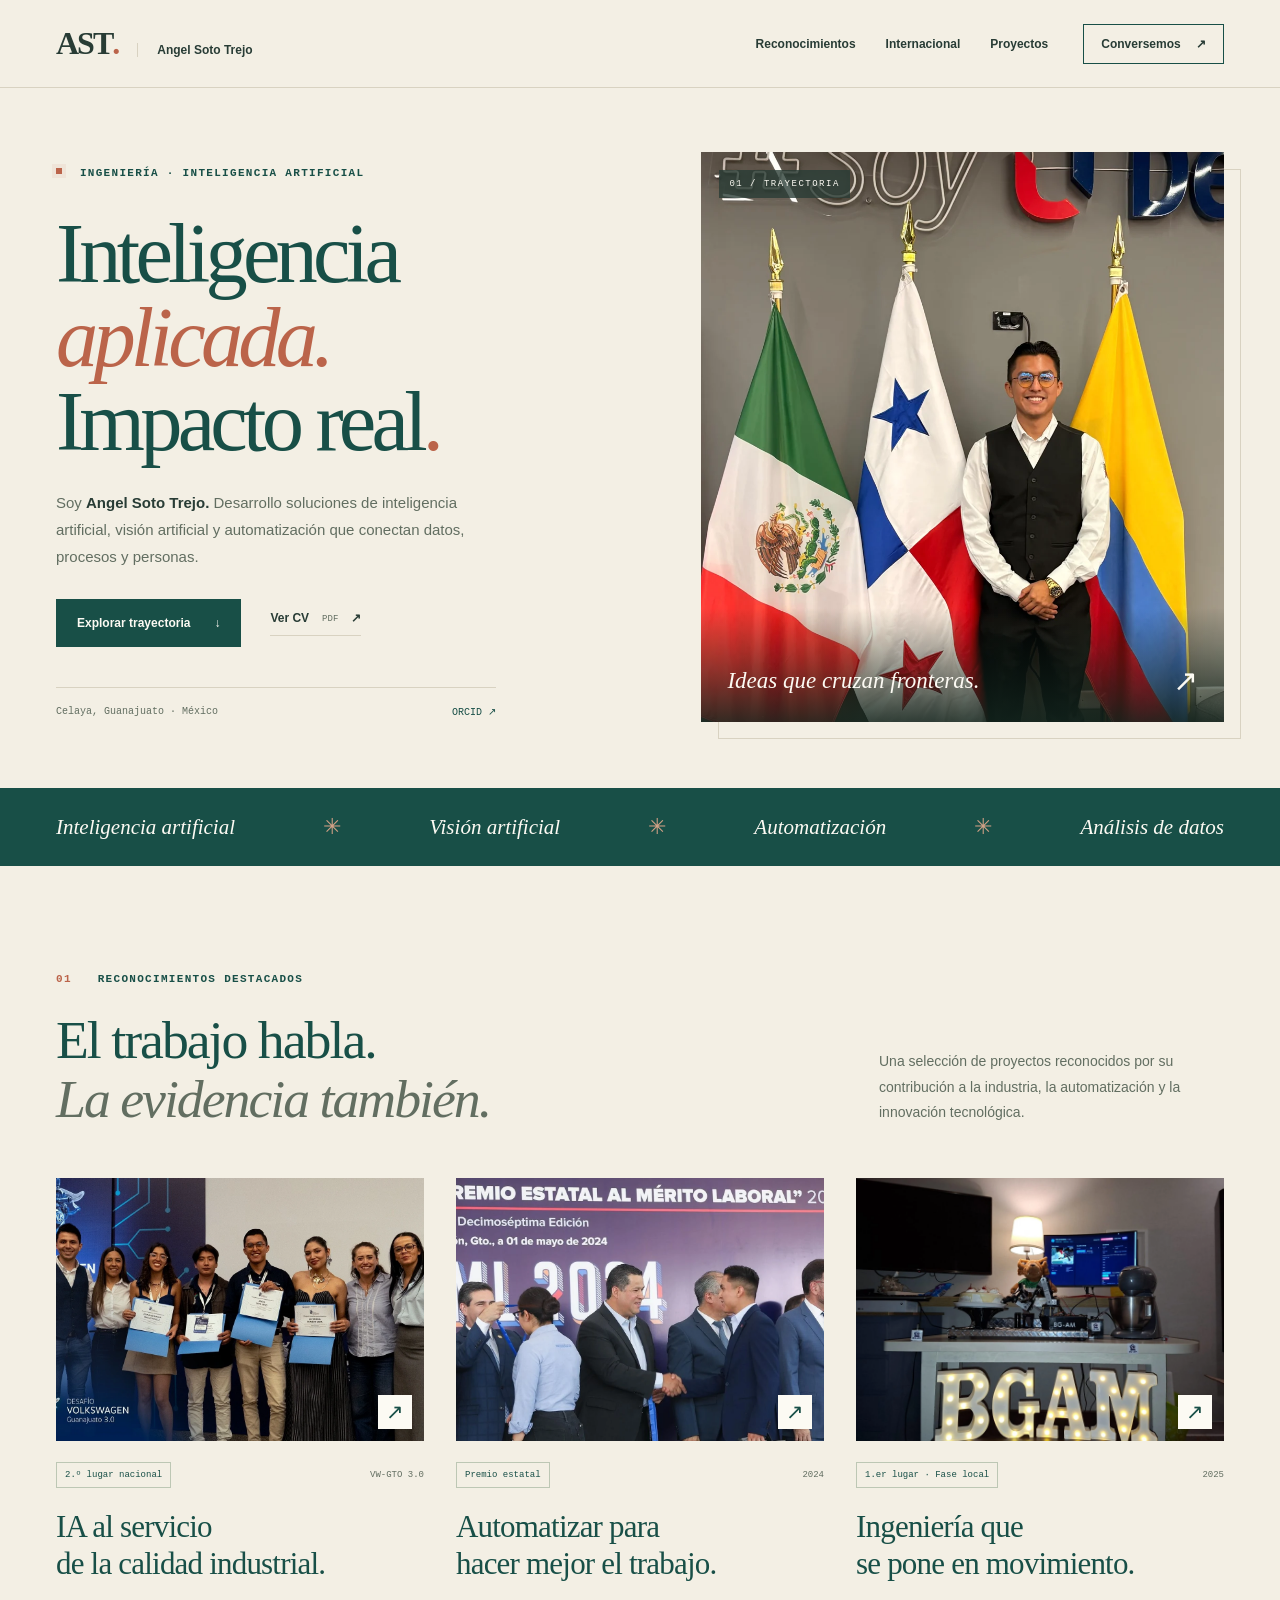
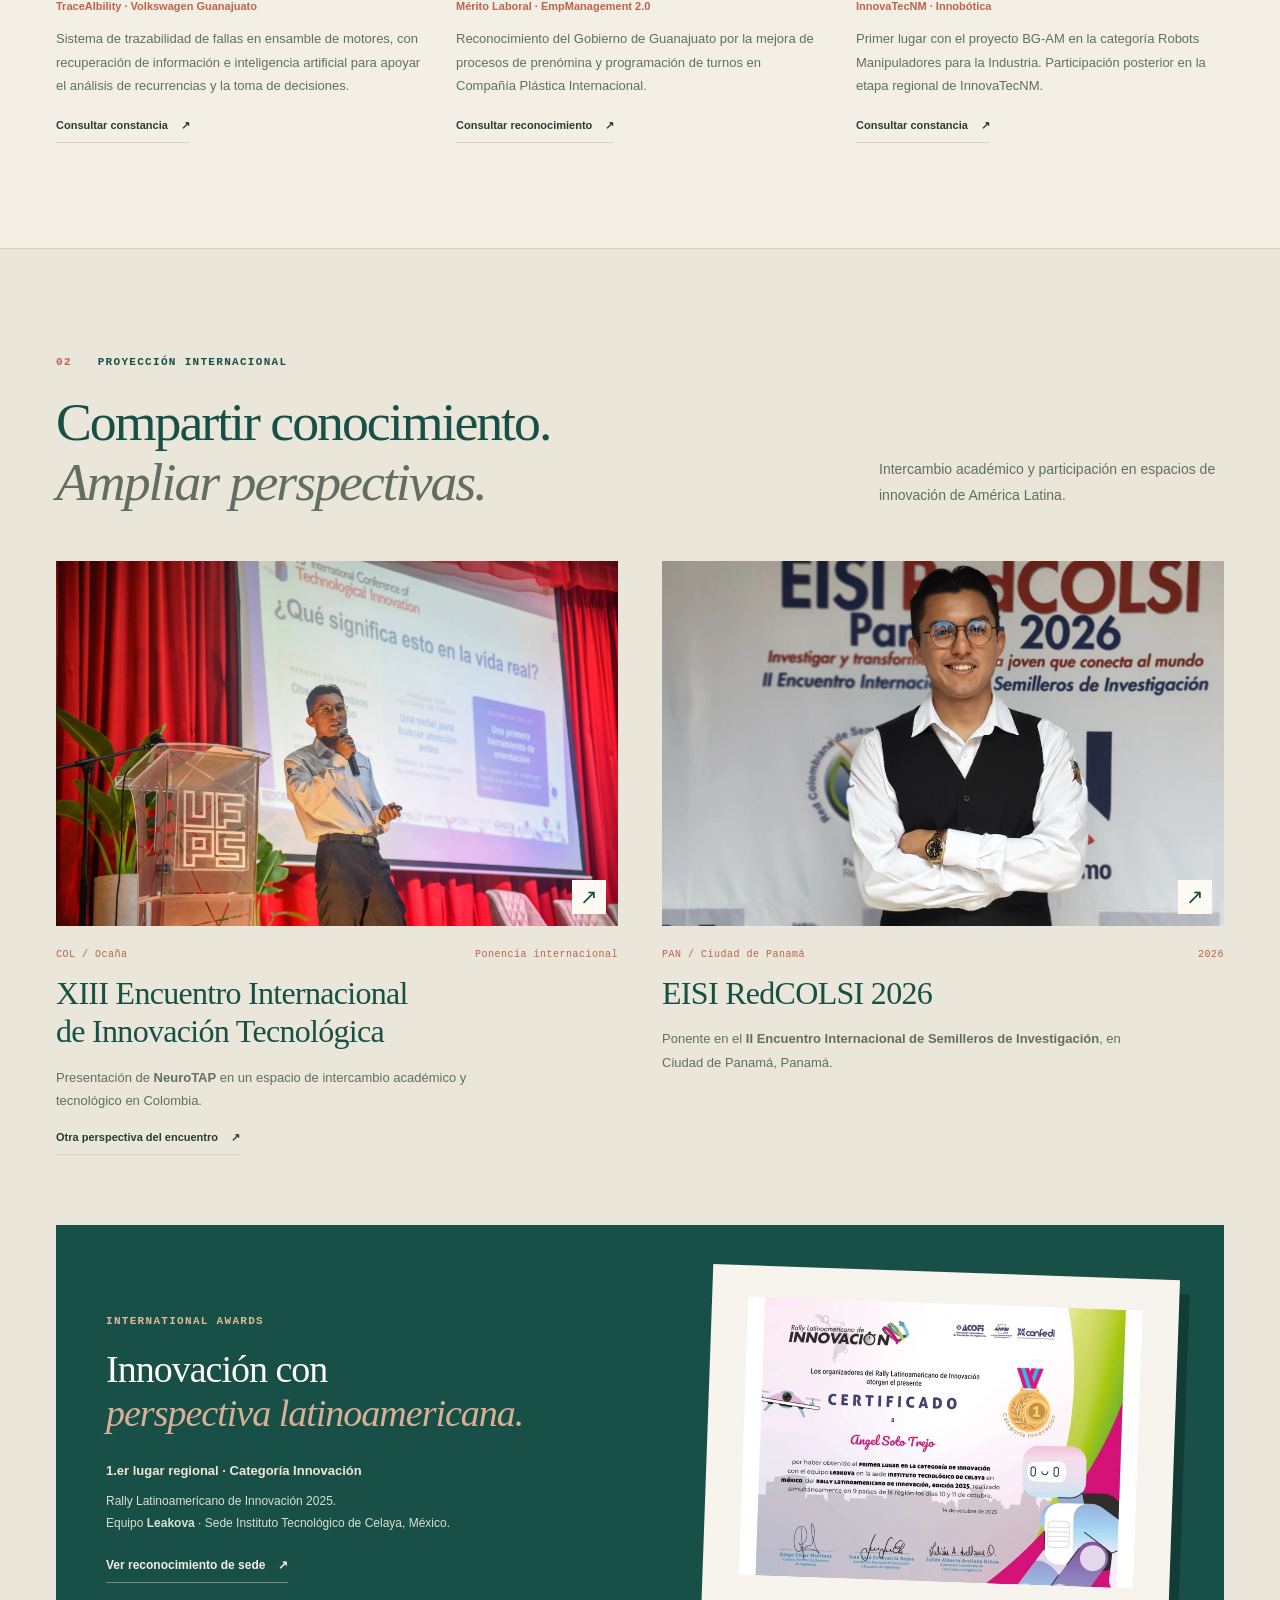
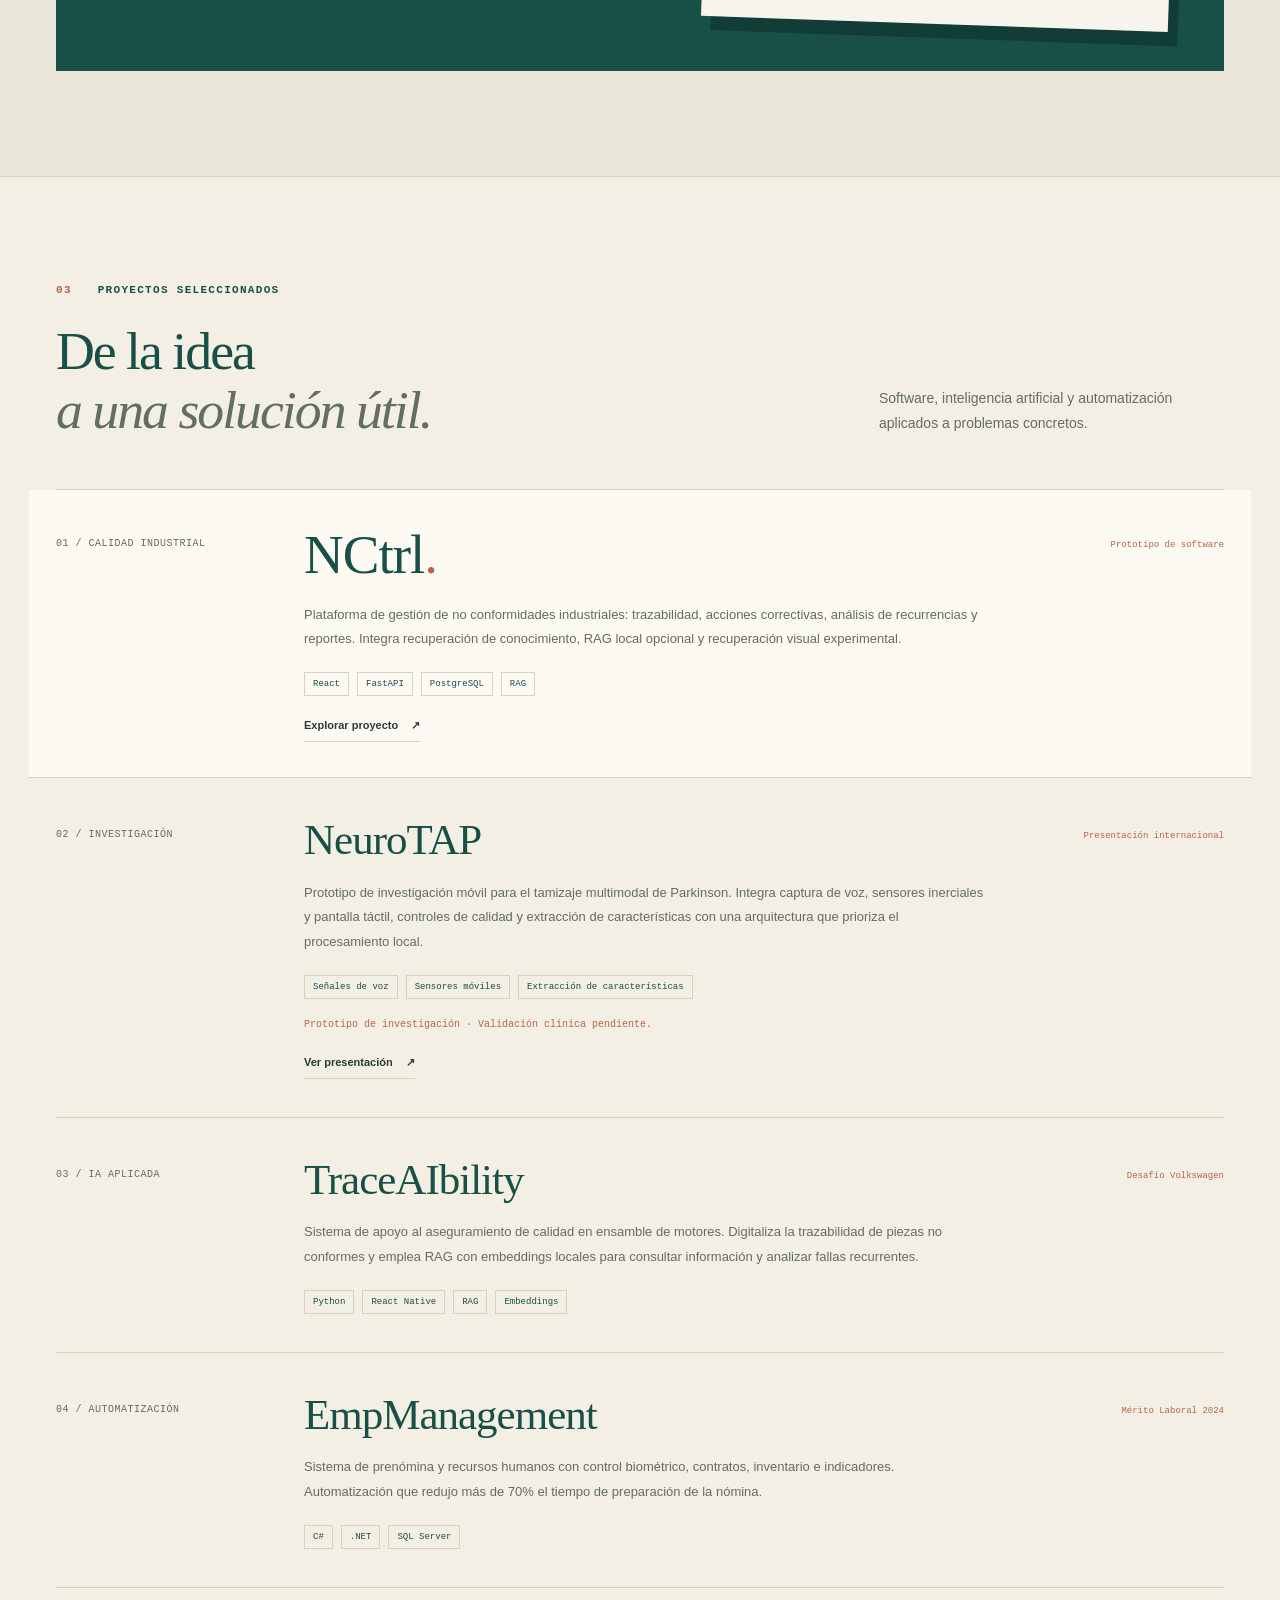
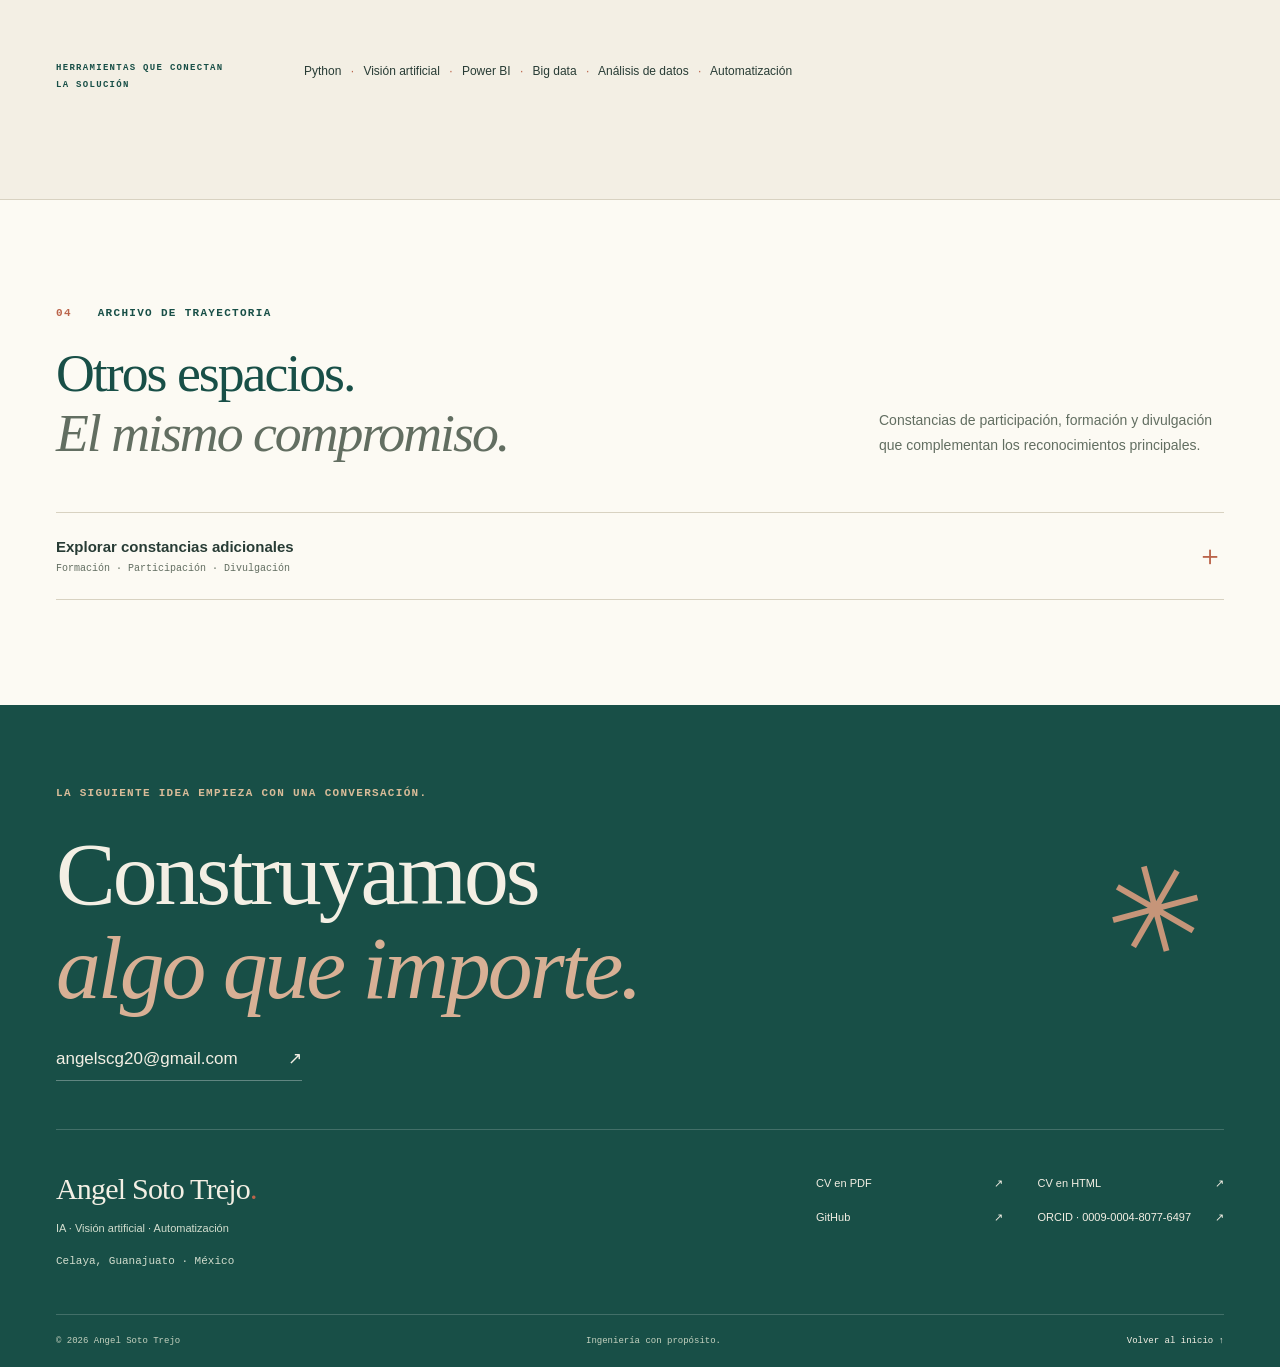
<file: index.html>
<!doctype html>
<html lang="es">
<head>
  <meta charset="utf-8">
  <meta name="viewport" content="width=device-width,initial-scale=1">
  <meta name="theme-color" content="#184f47">
  <meta name="description" content="Angel Soto Trejo: inteligencia artificial, visión artificial y automatización. Proyectos, reconocimientos y participación internacional con evidencia.">
  <meta property="og:title" content="Angel Soto Trejo — Inteligencia aplicada">
  <meta property="og:description" content="Proyectos, reconocimientos y experiencias internacionales en inteligencia artificial y automatización.">
  <meta property="og:type" content="website">
  <meta property="og:url" content="https://notangelsc.github.io/angel-evidencias/">
  <meta property="og:image" content="https://notangelsc.github.io/angel-evidencias/assets/images/principal.webp">
  <meta property="og:image:alt" content="Angel Soto Trejo junto a las banderas de México, Panamá y Colombia">
  <link rel="canonical" href="https://notangelsc.github.io/angel-evidencias/">
  <title>Angel Soto Trejo — Inteligencia aplicada</title>
  <link rel="icon" href="assets/favicon.svg" type="image/svg+xml">
  <link rel="preload" as="image" href="assets/images/principal-small.webp">
  <link rel="stylesheet" href="assets/styles.css">
  <script src="assets/app.js" defer></script>
</head>
<body>
  <a class="skip-link" href="#contenido">Saltar al contenido</a>
  <div class="reading-progress" aria-hidden="true"></div>
  <header class="site-header">
    <div class="header-inner wrap">
      <a class="wordmark" href="#inicio" aria-label="Angel Soto Trejo, inicio">AST<span class="brand-dot">.</span><span class="brand-name">Angel Soto Trejo</span></a>
      <button class="menu-toggle" type="button" aria-expanded="false" aria-controls="primary-nav">Menú <span aria-hidden="true">＋</span></button>
      <nav id="primary-nav" aria-label="Navegación principal">
        <a href="#reconocimientos">Reconocimientos</a><a href="#internacional">Internacional</a><a href="#proyectos">Proyectos</a>
        <a class="nav-contact" href="#contacto">Conversemos <span aria-hidden="true">↗</span></a>
      </nav>
    </div>
  </header>
  <main id="contenido">
    <section class="hero wrap" id="inicio" aria-labelledby="hero-title">
      <div class="hero-copy">
        <div class="eyebrow"><span class="status-mark" aria-hidden="true"></span> Ingeniería · Inteligencia artificial</div>
        <h1 id="hero-title">Inteligencia<br><em>aplicada.</em><br>Impacto real<span class="terra">.</span></h1>
        <p class="hero-intro">Soy <strong>Angel Soto Trejo.</strong> Desarrollo soluciones de inteligencia artificial, visión artificial y automatización que conectan datos, procesos y personas.</p>
        <div class="hero-actions"><a class="button" href="#reconocimientos">Explorar trayectoria <span aria-hidden="true">↓</span></a><a class="text-link" href="assets/cv/Angel_Soto_Trejo_CV.pdf" target="_blank" rel="noopener">Ver CV <span class="file-type">PDF</span><span aria-hidden="true">↗</span></a></div>
        <div class="hero-bottom"><span>Celaya, Guanajuato · México</span><a href="https://orcid.org/0009-0004-8077-6497" target="_blank" rel="noopener noreferrer">ORCID <span aria-hidden="true">↗</span></a></div>
      </div>
      <figure class="hero-portrait">
        <img src="assets/images/principal-small.webp" srcset="assets/images/principal-small.webp 1000w, assets/images/principal.webp 1677w" sizes="(max-width:760px) 92vw, 44vw" width="1677" height="1900" alt="Angel Soto Trejo junto a las banderas de México, Panamá y Colombia" fetchpriority="high">
        <div class="portrait-corner" aria-hidden="true">01 / TRAYECTORIA</div>
        <figcaption><span>Ideas que cruzan fronteras.</span><span class="portrait-arrow" aria-hidden="true">↗</span></figcaption>
      </figure>
    </section>

    <div class="discipline-strip" aria-label="Áreas de trabajo"><div class="wrap"><span>Inteligencia artificial</span><i aria-hidden="true">✳</i><span>Visión artificial</span><i aria-hidden="true">✳</i><span>Automatización</span><i aria-hidden="true">✳</i><span>Análisis de datos</span></div></div>

    <section class="section wrap" id="reconocimientos" aria-labelledby="awards-title">
      <div class="section-heading reveal"><div><p class="eyebrow"><span>01</span> Reconocimientos destacados</p><h2 id="awards-title">El trabajo habla.<br><em>La evidencia también.</em></h2></div><p class="section-intro">Una selección de proyectos reconocidos por su contribución a la industria, la automatización y la innovación tecnológica.</p></div>
      <div class="award-grid">
        <article class="award-card reveal">
          <a class="evidence-link award-image" href="assets/images/volkswagen.webp" data-caption="Desafío Volkswagen Guanajuato · TraceAIbility" aria-label="Ampliar fotografía del Desafío Volkswagen Guanajuato"><img src="assets/images/volkswagen.webp" width="1440" height="812" alt="Equipo participante en el Desafío Volkswagen Guanajuato" loading="lazy"><span class="image-action" aria-hidden="true">↗</span></a>
          <div class="award-meta"><span class="award-tag">2.º lugar nacional</span><span>VW-GTO 3.0</span></div>
          <h3>IA al servicio<br>de la calidad industrial.</h3><p class="project-name">TraceAIbility · Volkswagen Guanajuato</p>
          <p>Sistema de trazabilidad de fallas en ensamble de motores, con recuperación de información e inteligencia artificial para apoyar el análisis de recurrencias y la toma de decisiones.</p>
          <a class="text-link small-link evidence-link" href="assets/images/guanajuato-volks-constancia.webp" data-caption="Constancia · Desafío Volkswagen Guanajuato">Consultar constancia <span aria-hidden="true">↗</span></a>
        </article>
        <article class="award-card reveal">
          <a class="evidence-link award-image" href="assets/images/merito-laboral.webp" data-caption="Premio Estatal al Mérito Laboral 2024 · Guanajuato" aria-label="Ampliar fotografía del Premio Estatal al Mérito Laboral"><img src="assets/images/merito-laboral.webp" width="1080" height="1026" alt="Entrega del Premio Estatal al Mérito Laboral de Guanajuato" loading="lazy"><span class="image-action" aria-hidden="true">↗</span></a>
          <div class="award-meta"><span class="award-tag">Premio estatal</span><span>2024</span></div>
          <h3>Automatizar para<br>hacer mejor el trabajo.</h3><p class="project-name">Mérito Laboral · EmpManagement 2.0</p>
          <p>Reconocimiento del Gobierno de Guanajuato por la mejora de procesos de prenómina y programación de turnos en Compañía Plástica Internacional.</p>
          <a class="text-link small-link evidence-link" href="assets/images/empmanagement-2-0-reconocimiento-soto-trejo-angel.webp" data-caption="Reconocimiento · Premio Estatal al Mérito Laboral 2024">Consultar reconocimiento <span aria-hidden="true">↗</span></a>
        </article>
        <article class="award-card reveal">
          <a class="evidence-link award-image" href="assets/images/innovatecnm.webp" data-caption="InnovaTecNM 2025 · BG-AM · Robótica industrial" aria-label="Ampliar fotografía de InnovaTecNM"><img src="assets/images/innovatecnm.webp" width="1600" height="1200" alt="Presentación del proyecto de robótica industrial en InnovaTecNM" loading="lazy"><span class="image-action" aria-hidden="true">↗</span></a>
          <div class="award-meta"><span class="award-tag">1.er lugar · Fase local</span><span>2025</span></div>
          <h3>Ingeniería que<br>se pone en movimiento.</h3><p class="project-name">InnovaTecNM · Innobótica</p>
          <p>Primer lugar con el proyecto BG-AM en la categoría Robots Manipuladores para la Industria. Participación posterior en la etapa regional de InnovaTecNM.</p>
          <a class="text-link small-link evidence-link" href="assets/images/reconocimiento-innovatec-primer-lugar.webp" data-caption="Constancia · Primer lugar local · InnovaTecNM 2025">Consultar constancia <span aria-hidden="true">↗</span></a>
        </article>
      </div>
    </section>

    <section class="international-section" id="internacional" aria-labelledby="international-title">
      <div class="wrap section">
        <div class="section-heading reveal"><div><p class="eyebrow"><span>02</span> Proyección internacional</p><h2 id="international-title">Compartir conocimiento.<br><em>Ampliar perspectivas.</em></h2></div><p class="section-intro">Intercambio académico y participación en espacios de innovación de América Latina.</p></div>
        <div class="international-grid">
          <article class="international-card reveal">
            <a class="evidence-link international-photo colombia-photo" href="assets/images/colombia-ponencia.webp" data-caption="Ponencia · XIII Encuentro Internacional de Innovación Tecnológica · Ocaña, Colombia" aria-label="Ampliar fotografía de la ponencia en Colombia"><img src="assets/images/colombia-ponencia.webp" width="1900" height="1266" alt="Ponencia de NeuroTAP en el XIII Encuentro Internacional de Innovación Tecnológica en Ocaña, Colombia" loading="lazy"><span class="image-action" aria-hidden="true">↗</span></a>
            <div class="international-label"><span>COL / Ocaña</span><span>Ponencia internacional</span></div><h3>XIII Encuentro Internacional<br>de Innovación Tecnológica</h3><p>Presentación de <strong>NeuroTAP</strong> en un espacio de intercambio académico y tecnológico en Colombia.</p>
            <a class="text-link small-link evidence-link" href="assets/images/colombia-equipo.webp" data-caption="Participación académica · Ocaña, Colombia">Otra perspectiva del encuentro <span aria-hidden="true">↗</span></a>
          </article>
          <article class="international-card reveal">
            <a class="evidence-link international-photo panama-photo" href="assets/images/panama-ponencia.webp" data-caption="Ponencia · EISI RedCOLSI 2026 · Ciudad de Panamá, Panamá" aria-label="Ampliar fotografía de la ponencia en Panamá"><img src="assets/images/panama-ponencia.webp" width="1425" height="1900" alt="Participación de Angel Soto Trejo en EISI RedCOLSI 2026, Ciudad de Panamá" loading="lazy"><span class="image-action" aria-hidden="true">↗</span></a>
            <div class="international-label"><span>PAN / Ciudad de Panamá</span><span>2026</span></div><h3>EISI RedCOLSI 2026</h3><p>Ponente en el <strong>II Encuentro Internacional de Semilleros de Investigación</strong>, en Ciudad de Panamá, Panamá.</p>
          </article>
        </div>
        <article class="rally-feature reveal">
          <div><p class="eyebrow light-eyebrow">International Awards</p><h3>Innovación con<br><em>perspectiva latinoamericana.</em></h3><p class="rally-result">1.er lugar regional · Categoría Innovación</p><p>Rally Latinoamericano de Innovación 2025.<br>Equipo <strong>Leakova</strong> · Sede Instituto Tecnológico de Celaya, México.</p><a class="text-link light-link evidence-link" href="assets/images/ganador-rally-latinoamericano-2025-sp.webp" data-caption="Rally Latinoamericano de Innovación 2025 · Reconocimiento del equipo Leakova en la sede Celaya, categoría Innovación">Ver reconocimiento de sede <span aria-hidden="true">↗</span></a></div>
          <a class="rally-certificate evidence-link" href="assets/images/ganador-rally-latinoamericano-2025-sp.webp" data-caption="Rally Latinoamericano de Innovación 2025 · Reconocimiento del equipo Leakova en la sede Celaya, categoría Innovación" aria-label="Ampliar reconocimiento del Rally Latinoamericano"><img src="assets/images/ganador-rally-latinoamericano-2025-sp.webp" width="900" height="680" alt="Constancia de primer lugar de Innovación del equipo Leakova en la sede Instituto Tecnológico de Celaya" loading="lazy"></a>
        </article>
      </div>
    </section>

    <section class="section wrap" id="proyectos" aria-labelledby="projects-title">
      <div class="section-heading reveal"><div><p class="eyebrow"><span>03</span> Proyectos seleccionados</p><h2 id="projects-title">De la idea<br><em>a una solución útil.</em></h2></div><p class="section-intro">Software, inteligencia artificial y automatización aplicados a problemas concretos.</p></div>
      <div class="project-list">
        <article class="project-row featured-project reveal">
          <div class="project-index">01 / CALIDAD INDUSTRIAL</div><div class="project-content"><h3>NCtrl<span class="terra">.</span></h3><p>Plataforma de gestión de no conformidades industriales: trazabilidad, acciones correctivas, análisis de recurrencias y reportes. Integra recuperación de conocimiento, RAG local opcional y recuperación visual experimental.</p><ul class="tech-list" aria-label="Tecnologías de NCtrl"><li>React</li><li>FastAPI</li><li>PostgreSQL</li><li>RAG</li></ul><a class="text-link" href="https://github.com/NotAngelSC/NCtrl-showcase" target="_blank" rel="noopener noreferrer">Explorar proyecto <span aria-hidden="true">↗</span></a></div><span class="project-status">Prototipo de software</span>
        </article>
        <article class="project-row reveal"><div class="project-index">02 / INVESTIGACIÓN</div><div class="project-content"><h3>NeuroTAP</h3><p id="neurotap-description">Prototipo de investigación móvil para el tamizaje multimodal de Parkinson. Integra captura de voz, sensores inerciales y pantalla táctil, controles de calidad y extracción de características con una arquitectura que prioriza el procesamiento local.</p><ul class="tech-list" aria-label="Áreas de NeuroTAP"><li>Señales de voz</li><li>Sensores móviles</li><li>Extracción de características</li></ul><p class="project-note">Prototipo de investigación · Validación clínica pendiente.</p><a class="text-link evidence-link" href="assets/images/colombia-ponencia.webp" data-caption="NeuroTAP · Ponencia en el XIII EIIT, Ocaña, Colombia">Ver presentación <span aria-hidden="true">↗</span></a></div><span class="project-status">Presentación internacional</span></article>
        <article class="project-row reveal"><div class="project-index">03 / IA APLICADA</div><div class="project-content"><h3>TraceAIbility</h3><p>Sistema de apoyo al aseguramiento de calidad en ensamble de motores. Digitaliza la trazabilidad de piezas no conformes y emplea RAG con embeddings locales para consultar información y analizar fallas recurrentes.</p><ul class="tech-list" aria-label="Tecnologías de TraceAIbility"><li>Python</li><li>React Native</li><li>RAG</li><li>Embeddings</li></ul></div><span class="project-status">Desafío Volkswagen</span></article>
        <article class="project-row reveal"><div class="project-index">04 / AUTOMATIZACIÓN</div><div class="project-content"><h3>EmpManagement</h3><p>Sistema de prenómina y recursos humanos con control biométrico, contratos, inventario e indicadores. Automatización que redujo más de 70% el tiempo de preparación de la nómina.</p><ul class="tech-list" aria-label="Tecnologías de EmpManagement"><li>C#</li><li>.NET</li><li>SQL Server</li></ul></div><span class="project-status">Mérito Laboral 2024</span></article>
      </div>
      <div class="capabilities reveal"><p class="eyebrow">Herramientas que conectan la solución</p><p>Python <span>·</span> Visión artificial <span>·</span> Power BI <span>·</span> Big data <span>·</span> Análisis de datos <span>·</span> Automatización</p></div>
    </section>

    <section class="archive-section" id="archivo" aria-labelledby="archive-title"><div class="wrap section">
      <div class="section-heading reveal"><div><p class="eyebrow"><span>04</span> Archivo de trayectoria</p><h2 id="archive-title">Otros espacios.<br><em>El mismo compromiso.</em></h2></div><p class="section-intro">Constancias de participación, formación y divulgación que complementan los reconocimientos principales.</p></div>
      <details class="evidence-archive reveal"><summary><span>Explorar constancias adicionales <small>Formación · Participación · Divulgación</small></span><span class="details-icon" aria-hidden="true">＋</span></summary>
        <div class="archive-grid">
          <a class="archive-item evidence-link" href="assets/images/reconocimientohcm24-angelsoto.webp" data-caption="Hackathon CANACINTRA México 2024 · Participación con ALISPHERE"><img src="assets/images/reconocimientohcm24-angelsoto.webp" width="900" height="680" alt="Reconocimiento de participación en Hackathon CANACINTRA México 2024" loading="lazy"><span>Hackathon CANACINTRA<small>2024 · Participación / ALISPHERE</small></span><b aria-hidden="true">↗</b></a>
          <a class="archive-item evidence-link" href="assets/images/angel-soto-trejo-innovatec-regional.webp" data-caption="InnovaTecNM 2025 · BG-AM · Región 3 · Aguascalientes · 23–26 de septiembre de 2025"><img src="assets/images/angel-soto-trejo-innovatec-regional.webp" width="900" height="680" alt="Constancia de participación regional en InnovaTecNM 2025" loading="lazy"><span>InnovaTecNM regional<small>2025 · BG-AM / Región 3</small></span><b aria-hidden="true">↗</b></a>
          <a class="archive-item evidence-link" href="assets/images/constancia-innobotica.webp" data-caption="Innobótica · Constancia de participación"><img src="assets/images/constancia-innobotica.webp" width="900" height="680" alt="Constancia de Innobótica" loading="lazy"><span>Innobótica<small>Robótica e innovación</small></span><b aria-hidden="true">↗</b></a>
          <a class="archive-item evidence-link" href="assets/images/reconocimiento-cisti2025.webp" data-caption="CISTI · Noviembre de 2025 · Instructor del taller Agentes de IA para la automatización de procesos (Nivel Básico)"><img src="assets/images/reconocimiento-cisti2025.webp" width="900" height="680" alt="Reconocimiento como instructor del taller de agentes de IA en CISTI 2025" loading="lazy"><span>Agentes de IA y automatización<small>CISTI 2025 · Instructor</small></span><b aria-hidden="true">↗</b></a>
          <a class="archive-item evidence-link" href="assets/images/reconocimiento-curso-ia.webp" data-caption="Curso de Aplicación de Inteligencia Artificial · Septiembre de 2025 · Reconocimiento de participación"><img src="assets/images/reconocimiento-curso-ia.webp" width="900" height="680" alt="Reconocimiento de participación en el curso de Aplicación de Inteligencia Artificial" loading="lazy"><span>Aplicación de Inteligencia Artificial<small>2025 · Formación y actualización</small></span><b aria-hidden="true">↗</b></a>
          <a class="archive-item evidence-link" href="assets/images/feria-proyectos-linces-2025.webp" data-caption="Feria de Proyectos Linces · BG-AM · 21 de noviembre de 2025"><img src="assets/images/feria-proyectos-linces-2025.webp" width="900" height="680" alt="Constancia de presentación de BG-AM en Feria de Proyectos Linces 2025" loading="lazy"><span>Feria de Proyectos Linces<small>2025 · Presentación de BG-AM</small></span><b aria-hidden="true">↗</b></a>
        </div>
        <p class="archive-note">Las constancias se muestran como imágenes de la documentación disponible.</p>
      </details>
    </div></section>

    <section class="contact-section" id="contacto" aria-labelledby="contact-title"><div class="wrap">
      <div class="contact-top reveal"><p class="eyebrow light-eyebrow">La siguiente idea empieza con una conversación.</p><h2 id="contact-title">Construyamos<br><em>algo que importe.</em><span class="contact-asterisk" aria-hidden="true">✳</span></h2><a class="contact-email" href="mailto:angelscg20@gmail.com">angelscg20@gmail.com <span aria-hidden="true">↗</span></a></div>
      <div class="contact-bottom"><div><p class="footer-name">Angel Soto Trejo<span class="terra">.</span></p><p>IA · Visión artificial · Automatización</p><p class="footer-location">Celaya, Guanajuato · México</p></div><div class="contact-links"><a href="assets/cv/Angel_Soto_Trejo_CV.pdf" target="_blank" rel="noopener">CV en PDF <span aria-hidden="true">↗</span></a><a href="assets/cv/Angel_Soto_Trejo_CV.html" target="_blank" rel="noopener">CV en HTML <span aria-hidden="true">↗</span></a><a href="https://github.com/NotAngelSC" target="_blank" rel="noopener noreferrer">GitHub <span aria-hidden="true">↗</span></a><a href="https://orcid.org/0009-0004-8077-6497" target="_blank" rel="noopener noreferrer">ORCID · 0009-0004-8077-6497 <span aria-hidden="true">↗</span></a></div></div>
      <footer class="site-footer"><span>© 2026 Angel Soto Trejo</span><span>Ingeniería con propósito.</span><a href="#inicio">Volver al inicio <span aria-hidden="true">↑</span></a></footer>
    </div></section>
  </main>
  <dialog class="lightbox" aria-labelledby="lightbox-title"><button class="lightbox-close" type="button" aria-label="Cerrar imagen">Cerrar <span aria-hidden="true">×</span></button><div class="lightbox-stage"><img id="lightbox-image" alt=""></div><div class="lightbox-caption"><p id="lightbox-title"></p><a id="lightbox-original" href="#" target="_blank" rel="noopener">Abrir imagen <span aria-hidden="true">↗</span></a></div></dialog>
</body>
</html>
</file>
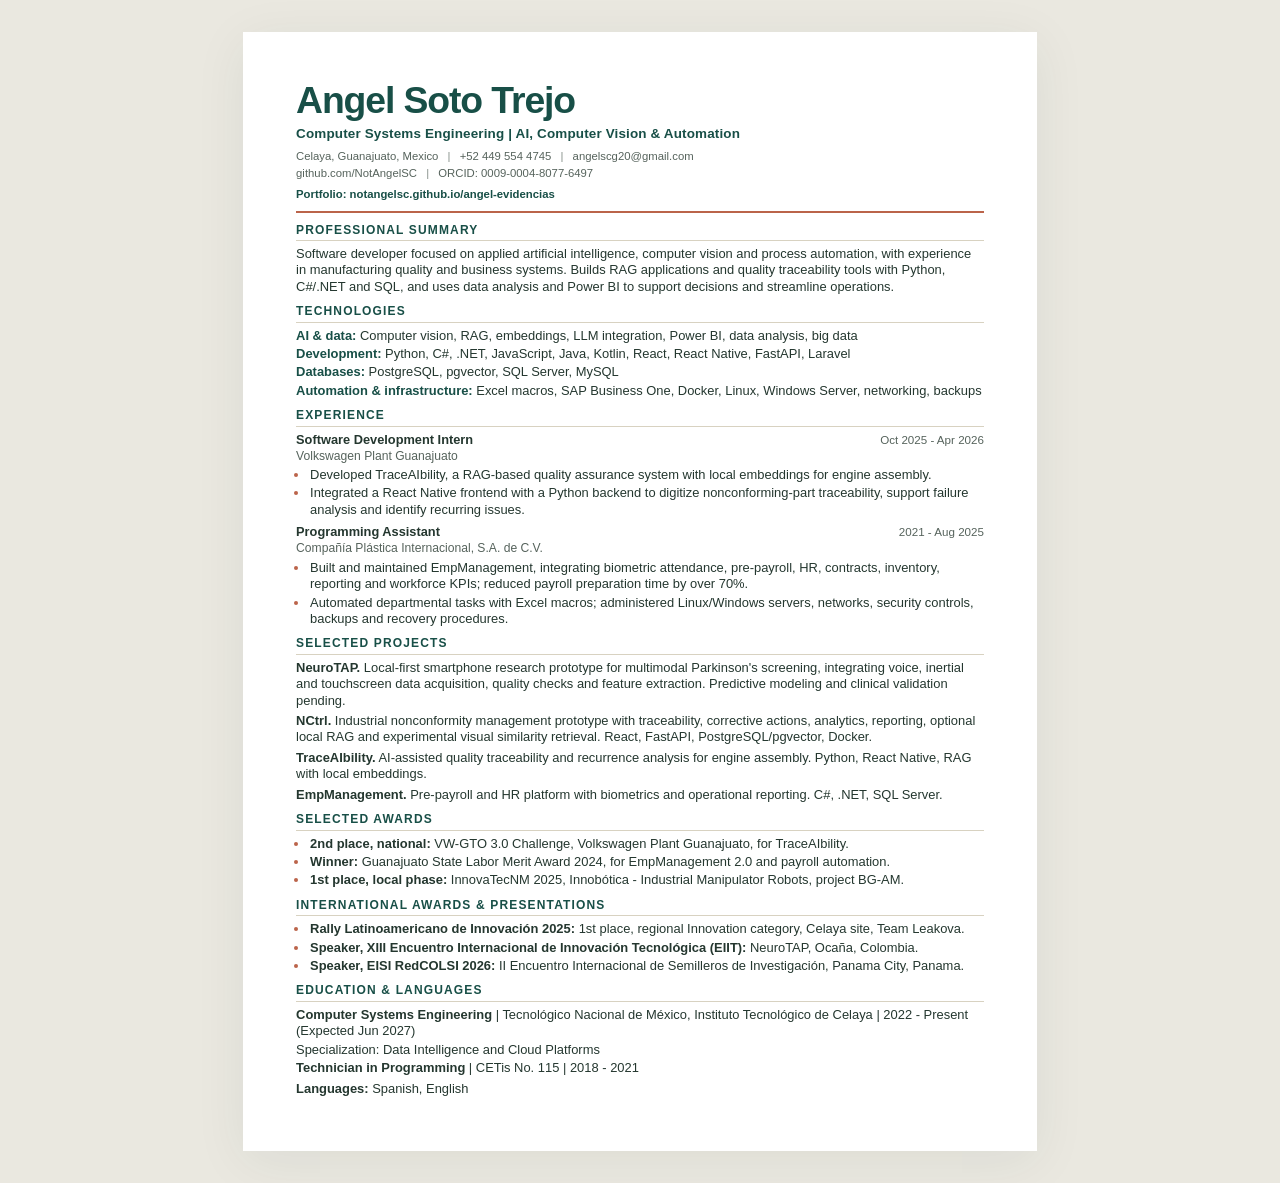
<file: assets/cv/Angel_Soto_Trejo_CV.html>
<!doctype html>
<html lang="en">
<head>
<meta charset="utf-8">
<meta name="viewport" content="width=device-width,initial-scale=1">
<meta name="description" content="Angel Soto Trejo - Artificial intelligence, computer vision, data analysis and process automation.">
<title>Angel Soto Trejo | Curriculum Vitae</title>
<style>
:root{--green:#184f47;--terra:#bb644a;--ink:#24372f;--muted:#56635c;--line:#d8d2c1}
*{box-sizing:border-box}
html{background:#eae8e0;color:var(--ink)}
body{font-family:Arial,Helvetica,sans-serif;margin:32px auto;max-width:210mm;padding:13mm 14mm 12mm;background:#fff;box-shadow:0 10px 50px #213d3412;font-size:9.7pt;line-height:1.27}
a{color:var(--green);text-decoration:none}a:hover{text-decoration:underline}a:focus-visible{outline:2px solid var(--terra);outline-offset:3px}
header{padding-bottom:9px;border-bottom:2px solid var(--terra);margin-bottom:10px}
h1{font-size:28pt;line-height:1.05;letter-spacing:-1.1px;color:var(--green);margin:0 0 5px;font-weight:700}
.headline{font-size:10.1pt;font-weight:600;letter-spacing:.15px;margin:0 0 7px;color:var(--green)}
.contact{font-size:8.5pt;line-height:1.4;margin:1px 0;color:var(--muted)}
.contact span{padding:0 6px;color:#88928c}.contact a{color:var(--muted)}
.evidence{margin:5px 0 0;font-size:8.5pt}.evidence a{font-weight:600}.evidence span{font-weight:400;color:var(--muted)}
section{margin:0 0 9px}h2{font-size:9.0pt;letter-spacing:1.15px;text-transform:uppercase;color:var(--green);line-height:1.2;margin:0 0 5px;padding-bottom:3px;border-bottom:1px solid var(--line);font-weight:700}
p{margin:0 0 2px}b,strong{font-weight:700}ul{margin:3px 0 0;padding-left:13px}li{padding-left:1px;margin-bottom:2px}li::marker{color:var(--terra)}
.skill{margin-bottom:2px}.skill b{color:var(--green)}
.role{margin-bottom:6px}.role:last-child{margin-bottom:0}.role-top{display:flex;justify-content:space-between;gap:10px;align-items:baseline}.role-top h3{font-size:9.6pt;margin:0;line-height:1.25}.date{font-size:8.7pt;color:var(--muted);white-space:nowrap}.company{font-size:9.1pt;color:var(--muted);margin:1px 0 0}.project{margin-bottom:4px}.languages{margin-top:4px}
@page{size:A4;margin:12mm 14mm}
@media print{html{background:#fff}body{margin:0;max-width:none;padding:0;box-shadow:none;print-color-adjust:exact;-webkit-print-color-adjust:exact}section,.role{break-inside:avoid}a{text-decoration:none}}
@media screen and (max-width:640px){body{margin:0;padding:25px 21px;font-size:10.5pt}h1{font-size:27pt}.headline{font-size:10pt}.contact{font-size:9pt}.contact span{padding:0 3px}.role-top{display:block}.date{display:block;margin-top:2px}section{margin-bottom:17px}h2{margin-bottom:7px}.company{font-size:10pt}}
</style>
</head>
<body>
<header>
<h1>Angel Soto Trejo</h1>
<p class="headline">Computer Systems Engineering | AI, Computer Vision &amp; Automation</p>
<p class="contact">Celaya, Guanajuato, Mexico <span>|</span> <a href="tel:+524495544745">+52 449 554 4745</a> <span>|</span> <a href="mailto:angelscg20@gmail.com">angelscg20@gmail.com</a></p>
<p class="contact"><a href="https://github.com/NotAngelSC">github.com/NotAngelSC</a> <span>|</span> <a href="https://orcid.org/0009-0004-8077-6497">ORCID: 0009-0004-8077-6497</a></p>
<p class="evidence"><a href="https://notangelsc.github.io/angel-evidencias/">Portfolio: notangelsc.github.io/angel-evidencias</a></p>
</header>
<section><h2>Professional Summary</h2><p>Software developer focused on applied artificial intelligence, computer vision and process automation, with experience in manufacturing quality and business systems. Builds RAG applications and quality traceability tools with Python, C#/.NET and SQL, and uses data analysis and Power BI to support decisions and streamline operations.</p></section>
<section><h2>Technologies</h2><p class="skill"><b>AI &amp; data:</b> Computer vision, RAG, embeddings, LLM integration, Power BI, data analysis, big data</p><p class="skill"><b>Development:</b> Python, C#, .NET, JavaScript, Java, Kotlin, React, React Native, FastAPI, Laravel</p><p class="skill"><b>Databases:</b> PostgreSQL, pgvector, SQL Server, MySQL</p><p class="skill"><b>Automation &amp; infrastructure:</b> Excel macros, SAP Business One, Docker, Linux, Windows Server, networking, backups</p></section>
<section><h2>Experience</h2><article class="role"><div class="role-top"><h3>Software Development Intern</h3><span class="date">Oct 2025 - Apr 2026</span></div><p class="company">Volkswagen Plant Guanajuato</p><ul><li>Developed TraceAIbility, a RAG-based quality assurance system with local embeddings for engine assembly.</li><li>Integrated a React Native frontend with a Python backend to digitize nonconforming-part traceability, support failure analysis and identify recurring issues.</li></ul></article><article class="role"><div class="role-top"><h3>Programming Assistant</h3><span class="date">2021 - Aug 2025</span></div><p class="company">Compañía Plástica Internacional, S.A. de C.V.</p><ul><li>Built and maintained EmpManagement, integrating biometric attendance, pre-payroll, HR, contracts, inventory, reporting and workforce KPIs; reduced payroll preparation time by over 70%.</li><li>Automated departmental tasks with Excel macros; administered Linux/Windows servers, networks, security controls, backups and recovery procedures.</li></ul></article></section>
<section><h2>Selected Projects</h2><p class="project"><b>NeuroTAP.</b> Local-first smartphone research prototype for multimodal Parkinson's screening, integrating voice, inertial and touchscreen data acquisition, quality checks and feature extraction. Predictive modeling and clinical validation pending.</p><p class="project"><b>NCtrl.</b> Industrial nonconformity management prototype with traceability, corrective actions, analytics, reporting, optional local RAG and experimental visual similarity retrieval. React, FastAPI, PostgreSQL/pgvector, Docker.</p><p class="project"><b>TraceAIbility.</b> AI-assisted quality traceability and recurrence analysis for engine assembly. Python, React Native, RAG with local embeddings.</p><p class="project"><b>EmpManagement.</b> Pre-payroll and HR platform with biometrics and operational reporting. C#, .NET, SQL Server.</p></section>
<section><h2>Selected Awards</h2><ul><li><b>2nd place, national:</b> VW-GTO 3.0 Challenge, Volkswagen Plant Guanajuato, for TraceAIbility.</li><li><b>Winner:</b> Guanajuato State Labor Merit Award 2024, for EmpManagement 2.0 and payroll automation.</li><li><b>1st place, local phase:</b> InnovaTecNM 2025, Innobótica - Industrial Manipulator Robots, project BG-AM.</li></ul></section>
<section><h2>International Awards &amp; Presentations</h2><ul><li><b>Rally Latinoamericano de Innovación 2025:</b> 1st place, regional Innovation category, Celaya site, Team Leakova.</li><li><b>Speaker, XIII Encuentro Internacional de Innovación Tecnológica (EIIT):</b> NeuroTAP, Ocaña, Colombia.</li><li><b>Speaker, EISI RedCOLSI 2026:</b> II Encuentro Internacional de Semilleros de Investigación, Panama City, Panama.</li></ul></section>
<section><h2>Education &amp; Languages</h2><p><b>Computer Systems Engineering</b> | Tecnológico Nacional de México, Instituto Tecnológico de Celaya | 2022 - Present (Expected Jun 2027)</p><p>Specialization: Data Intelligence and Cloud Platforms</p><p><b>Technician in Programming</b> | CETis No. 115 | 2018 - 2021</p><p class="languages"><b>Languages:</b> Spanish, English</p></section>
</body>
</html>
</file>
<file: assets/styles.css>
@charset "UTF-8";
:root{--paper:#f3efe4;--panel:#fcfaf3;--ink:#283c35;--muted:#626e61;--green:#184f47;--terra:#bb644a;--olive:#77805b;--line:#d8d2c1;--serif:Georgia,'Times New Roman',serif;--sans:Arial,Helvetica,sans-serif;--mono:'Courier New',monospace;--wrap:1280px;color-scheme:light}
*{box-sizing:border-box}html{scroll-behavior:smooth;scroll-padding-top:100px}body{margin:0;background:var(--paper);color:var(--ink);font:16px var(--sans);-webkit-font-smoothing:antialiased}body:has(.lightbox[open]){overflow:hidden}a{color:inherit;text-decoration:none}button{font:inherit;color:inherit;cursor:pointer}img{display:block;max-width:100%;height:auto}h1,h2,h3,p,figure{margin:0}p{line-height:1.65}h1,h2,h3{font-family:var(--serif);font-weight:400}em{font-weight:400}::selection{background:#d6dfc6;color:var(--green)}:focus-visible{outline:2px solid var(--terra);outline-offset:5px}.wrap{width:min(var(--wrap),calc(100% - 112px));margin-inline:auto}.terra,.brand-dot{color:var(--terra)}.eyebrow{font:11px/1.6 var(--mono);font-weight:700;letter-spacing:1.3px;text-transform:uppercase;color:var(--green)}.eyebrow>span:not(.status-mark){color:var(--terra);margin-right:18px}.reading-progress{position:fixed;z-index:101;top:0;left:0;height:3px;width:0;background:var(--terra);pointer-events:none}.skip-link{position:fixed;left:20px;top:-80px;z-index:999;background:var(--green);color:var(--panel);padding:15px}.skip-link:focus{top:20px}.site-header{position:sticky;top:0;background:#f3efe4f5;backdrop-filter:blur(16px);z-index:80;border-bottom:1px solid var(--line)}.header-inner{display:flex;align-items:center;justify-content:space-between;min-height:87px;gap:30px}.wordmark{display:flex;align-items:baseline;font:700 32px var(--serif);letter-spacing:-2px;white-space:nowrap}.brand-name{font:12px var(--sans);font-weight:600;letter-spacing:0;margin-left:19px;padding-left:19px;border-left:1px solid var(--line)}nav{display:flex;align-items:center;gap:30px;font-size:12px;font-weight:600}nav>a{padding:12px 0;position:relative}nav>a::after{content:'';position:absolute;left:0;right:0;bottom:5px;height:1px;background:var(--terra);transform:scaleX(0);transform-origin:left;transition:transform .25s}nav>a:hover::after,nav>a[aria-current=true]::after{transform:scaleX(1)}nav .nav-contact{border:1px solid var(--green);padding:12px 17px;margin-left:5px}nav .nav-contact::after{display:none}nav .nav-contact:hover{background:var(--green);color:var(--paper)}.nav-contact span{margin-left:12px}.menu-toggle{display:none}.hero{display:grid;grid-template-columns:1.1fr 1fr;gap:60px;padding-top:60px;padding-bottom:62px;align-items:center;min-height:700px}.hero-copy{padding:9px 0 0}.status-mark{display:inline-block;width:6px;height:6px;background:var(--terra);margin-right:10px;vertical-align:2px;box-shadow:0 0 0 4px #bb644a14}.hero h1{font-size:clamp(62px,6.6vw,98px);line-height:.99;letter-spacing:-4.8px;margin:30px 0 26px;color:var(--green)}.hero h1 em{color:var(--terra)}.hero-intro{font-size:15px;line-height:1.8;max-width:430px;color:var(--muted)}.hero-intro strong{font-weight:600;color:var(--ink)}.hero-actions{display:flex;align-items:center;gap:29px;margin-top:29px}.button{display:inline-flex;align-items:center;justify-content:space-between;gap:24px;background:var(--green);color:var(--panel);padding:16px 20px;font-size:12px;font-weight:600;border:1px solid var(--green);transition:background .2s,transform .2s}.button:hover{background:#246156;transform:translateY(-2px)}.text-link{display:inline-flex;align-items:center;gap:13px;font-size:12px;font-weight:600;border-bottom:1px solid var(--line);padding-bottom:8px;line-height:1.4;transition:color .2s,border-color .2s}.text-link:hover{color:var(--terra);border-color:var(--terra)}.file-type{font:9px var(--mono);color:var(--muted)}.hero-bottom{display:flex;justify-content:space-between;gap:20px;max-width:440px;border-top:1px solid var(--line);margin-top:40px;padding-top:18px;font:10px var(--mono);color:var(--muted)}.hero-bottom a{color:var(--green)}.hero-portrait{height:570px;position:relative;background:var(--line);isolation:isolate;margin-left:5px}.hero-portrait::before{content:'';position:absolute;z-index:-1;inset:17px -17px -17px 17px;border:1px solid var(--line)}.hero-portrait>img{width:100%;height:100%;object-fit:cover;object-position:62% 49%}.portrait-corner{position:absolute;left:18px;top:18px;font:9px var(--mono);letter-spacing:1.5px;color:var(--panel);background:#283c35c7;padding:9px 10px}.hero-portrait figcaption{position:absolute;inset:auto 0 0;display:flex;align-items:center;justify-content:space-between;padding:24px 26px;color:var(--panel);background:linear-gradient(transparent,#13251edb);font:italic 23px var(--serif);padding-top:55px}.portrait-arrow{font:30px var(--sans);font-weight:300}.discipline-strip{background:var(--green);color:var(--panel);border-block:1px solid var(--green)}.discipline-strip>.wrap{display:flex;align-items:center;justify-content:space-between;gap:24px;min-height:76px;font:italic 21px var(--serif)}.discipline-strip i{font-style:normal;color:#d1a186;font-size:22px}.section{padding-block:105px}.section-heading{display:flex;justify-content:space-between;align-items:flex-end;gap:70px;margin-bottom:48px}.section-heading .eyebrow{margin-bottom:22px}.section-heading h2{font-size:clamp(42px,4.2vw,60px);line-height:1.11;letter-spacing:-2px;color:var(--green)}.section-heading h2 em{color:var(--muted)}.section-intro{max-width:345px;color:var(--muted);font-size:14px;line-height:1.8;padding-bottom:5px}.award-grid{display:grid;grid-template-columns:repeat(3,1fr);gap:32px}.award-card{min-width:0}.award-image{position:relative;display:block;overflow:hidden;aspect-ratio:1.4;background:#e5dfd2}.award-image>img{height:100%;width:100%;object-fit:cover;transition:transform .6s}.award-card:nth-child(2) .award-image>img{object-position:center 44%}.award-card:nth-child(3) .award-image>img{object-position:center 45%}.image-action{position:absolute;bottom:12px;right:12px;display:grid;place-items:center;width:34px;height:34px;background:var(--panel);color:var(--green);font-size:21px;transition:background .2s,color .2s}.evidence-link:hover img{transform:scale(1.025)}.evidence-link:hover .image-action{background:var(--green);color:var(--paper)}.award-meta{display:flex;align-items:center;justify-content:space-between;gap:9px;margin-top:21px;margin-bottom:20px;font:9px var(--mono);color:var(--muted)}.award-tag{color:var(--green);border:1px solid #bdc7b4;padding:7px 8px;font-size:9px;white-space:nowrap}.award-card h3{font-size:31px;line-height:1.2;letter-spacing:-.8px;margin-bottom:15px;color:var(--green)}.project-name{font-size:11px;font-weight:600;margin-bottom:12px;color:var(--terra)}.award-card>p:not(.project-name){font-size:13px;color:var(--muted);line-height:1.8}.small-link{font-size:11px;margin-top:21px}.international-section{background:#eae6da;border-block:1px solid var(--line)}.international-grid{display:grid;grid-template-columns:1fr 1fr;gap:44px}.international-photo{height:365px;position:relative;display:block;overflow:hidden;background:var(--line)}.international-photo>img{height:100%;width:100%;object-fit:cover;transition:transform .6s}.panama-photo>img{object-position:center 39%}.international-label{display:flex;align-items:center;justify-content:space-between;gap:10px;font:10px var(--mono);letter-spacing:.5px;margin-top:23px;margin-bottom:14px;color:var(--terra)}.international-card h3{font-size:32px;line-height:1.2;letter-spacing:-.7px;color:var(--green);margin-bottom:15px}.international-card>p{font-size:13px;line-height:1.8;color:var(--muted);max-width:470px}.international-card .small-link{margin-top:18px}.rally-feature{margin-top:70px;background:var(--green);padding:47px 50px;display:grid;grid-template-columns:1.15fr 1fr;align-items:center;gap:65px;color:var(--panel);overflow:hidden}.light-eyebrow{color:#d9bc99}.rally-feature h3{font-size:38px;line-height:1.15;letter-spacing:-1px;margin-top:18px;margin-bottom:24px}.rally-feature h3 em{color:#d8b095}.rally-result{font-size:13px;font-weight:600;color:#f0e6d5;margin-bottom:10px}.rally-feature p:not(.eyebrow):not(.rally-result){font-size:12px;color:#d9e1d2;line-height:1.8}.light-link{color:var(--paper);border-color:#719081;margin-top:23px}.light-link:hover{color:#e9bba1;border-color:#e9bba1}.rally-certificate{display:block;transform:rotate(2deg);box-shadow:10px 14px 0 #123c36;transition:transform .3s}.rally-certificate img{width:100%;height:auto}.rally-certificate:hover{transform:rotate(0)}.project-list{border-top:1px solid var(--line)}.project-row{display:grid;grid-template-columns:210px 1fr 145px;gap:38px;padding:38px 0;border-bottom:1px solid var(--line);position:relative}.project-index{font:10px/1.7 var(--mono);color:var(--muted);padding-top:10px;letter-spacing:.5px}.project-content h3{font-size:43px;line-height:1.1;letter-spacing:-1px;color:var(--green);margin-bottom:17px}.project-content p{font-size:13px;line-height:1.9;color:var(--muted);max-width:680px}.project-content .text-link{margin-top:22px;font-size:11px}.project-status{font:9px/1.6 var(--mono);text-align:right;color:var(--terra);padding-top:13px}.featured-project{background:var(--panel);padding:35px 27px;margin-inline:-27px}.featured-project .project-content h3{font-size:55px}.tech-list{list-style:none;padding:0;margin:20px 0 0;display:flex;gap:8px;flex-wrap:wrap}.tech-list li{font:9px var(--mono);padding:6px 8px;border:1px solid var(--line);color:var(--green)}.capabilities{margin-top:45px;padding:27px 0 0;display:grid;grid-template-columns:248px 1fr;gap:0}.capabilities .eyebrow{font-size:9px;max-width:180px;line-height:1.9}.capabilities>p:last-child{font-size:12px;line-height:1.9}.capabilities span{color:var(--terra);padding-inline:6px}.archive-section{background:var(--panel);border-top:1px solid var(--line)}.evidence-archive{border-block:1px solid var(--line)}.evidence-archive summary{cursor:pointer;list-style:none;display:flex;align-items:center;justify-content:space-between;gap:20px;padding-block:24px;font-size:15px;font-weight:600}.evidence-archive summary::-webkit-details-marker{display:none}.evidence-archive summary small{display:block;font:10px var(--mono);color:var(--muted);font-weight:400;margin-top:8px}.details-icon{font:28px var(--sans);font-weight:300;color:var(--terra);transition:transform .2s}.evidence-archive[open] .details-icon{transform:rotate(45deg)}.archive-grid{display:grid;grid-template-columns:repeat(3,1fr);gap:25px;padding-top:12px;padding-bottom:22px}.archive-item{display:grid;grid-template-columns:1fr 20px;column-gap:10px;min-width:0;border:1px solid var(--line);background:var(--paper);padding:13px;align-content:start}.archive-item img{width:100%;aspect-ratio:900/680;object-fit:contain;grid-column:1/-1;transition:transform .4s;mix-blend-mode:multiply}.archive-item>span{font-size:12px;font-weight:600;line-height:1.5;margin-top:15px}.archive-item small{display:block;font:9px/1.7 var(--mono);font-weight:400;color:var(--muted);margin-top:6px}.archive-item b{font-weight:400;font-size:20px;color:var(--terra);margin-top:12px}.archive-note{font-size:10px;color:var(--muted);margin-bottom:26px}.contact-section{background:var(--green);color:var(--paper);padding-top:80px}.contact-top{border-bottom:1px solid #ffffff2e;padding-bottom:48px;position:relative}.contact-top h2{font-size:clamp(58px,7vw,100px);line-height:1.05;letter-spacing:-3px;margin-top:25px;position:relative}.contact-top h2 em{color:#d8b095}.contact-asterisk{position:absolute;right:20px;top:15px;color:#c69579;font:120px var(--serif);font-style:normal;transform:rotate(-15deg)}.contact-email{display:inline-flex;gap:50px;align-items:center;font-size:17px;margin-top:33px;border-bottom:1px solid #ffffff50;padding-bottom:11px}.contact-email:hover{color:#e9bba1}.contact-bottom{display:flex;justify-content:space-between;align-items:start;gap:40px;padding:42px 0}.footer-name{font:30px var(--serif);letter-spacing:-.8px;margin-bottom:13px}.contact-bottom>div>p:not(.footer-name){font-size:11px;color:#d2ddce;line-height:1.8}.contact-bottom .footer-location{font:9px var(--mono);margin-top:13px;color:#b9c6b6}.contact-links{display:grid;grid-template-columns:1fr 1fr;gap:21px 35px;max-width:520px;padding-top:5px}.contact-links a{font-size:11px;display:flex;gap:24px;justify-content:space-between}.contact-links a:hover{color:#e9bba1}.site-footer{border-top:1px solid #ffffff2e;padding:21px 0;display:flex;align-items:center;justify-content:space-between;gap:20px;color:#c4d1bf;font:9px var(--mono)}.site-footer a{color:var(--paper)}.lightbox{position:fixed;border:0;inset:0;padding:60px 28px 22px;width:min(1280px,96vw);max-width:96vw;max-height:95vh;background:#f3efe4;color:var(--ink);box-shadow:0 20px 100px #0006;overflow:auto}.lightbox::backdrop{background:#10251fe8;backdrop-filter:blur(6px)}.lightbox-close{position:absolute;top:15px;right:22px;background:transparent;border:0;font-size:12px;display:flex;align-items:center;gap:20px;padding:7px}.lightbox-close>span{font-size:25px;line-height:1}.lightbox-stage{display:flex;align-items:center;justify-content:center;min-height:100px;background:#e6e1d5}.lightbox-stage img{max-height:72vh;width:auto;max-width:100%;object-fit:contain}.lightbox-caption{display:flex;align-items:center;justify-content:space-between;gap:30px;font-size:12px;padding-top:18px}.lightbox-caption p{font-size:12px;line-height:1.6}.lightbox-caption a{white-space:nowrap;font-size:11px;text-decoration:underline;text-underline-offset:4px}.reveal{opacity:1;transform:none}.motion-ready .reveal{opacity:0;transform:translateY(24px);transition:opacity .7s ease,transform .7s cubic-bezier(.2,.65,.3,1)}.motion-ready .reveal.is-visible{opacity:1;transform:translateY(0)}
@media(min-width:1450px){.hero{gap:95px}.hero h1{font-size:100px}.hero-portrait{height:600px}.hero{padding-block:68px}}
@media(max-width:1150px){.wrap{width:calc(100% - 72px)}.hero{gap:35px;padding-top:45px;min-height:640px}.hero h1{font-size:76px;letter-spacing:-3.5px}.hero-portrait{height:530px}.hero-intro{font-size:14px}.hero-bottom{font-size:9px}.header-inner{min-height:80px}.brand-name{display:none}nav{gap:25px}.award-grid{gap:24px}.award-card h3{font-size:28px}.award-meta{align-items:flex-start;flex-direction:column;gap:9px}.section-heading{gap:40px}.section-intro{max-width:295px;font-size:13px}.section-heading h2{font-size:49px}.international-photo{height:315px}.rally-feature{padding:36px 38px;gap:40px}.rally-feature h3{font-size:33px}.project-row{grid-template-columns:175px 1fr 115px;gap:24px}.capabilities{grid-template-columns:199px 1fr}.contact-asterisk{right:15px;font-size:100px}}
@media(max-width:900px){nav{gap:17px;font-size:11px}.hero{gap:30px}.hero h1{font-size:64px;letter-spacing:-3px}.hero-portrait{height:500px}.hero-intro{font-size:13px}.hero-actions{gap:20px}.button{padding:15px;font-size:11px;gap:15px}.hero-bottom{flex-direction:column;gap:8px;margin-top:27px;padding-top:14px}.discipline-strip>.wrap{font-size:18px;gap:15px;min-height:67px}.discipline-strip i{font-size:16px}.section{padding-block:80px}.section-heading h2{font-size:43px}.section-intro{max-width:250px;font-size:12px}.award-card h3{font-size:26px}.award-card>p:not(.project-name){font-size:12px}.project-name{font-size:10px}.award-image{aspect-ratio:1.1}.international-grid{gap:29px}.international-photo{height:280px}.international-card h3{font-size:28px}.international-label{font-size:9px;align-items:flex-start;gap:8px;flex-direction:column}.rally-feature h3{font-size:29px}.rally-feature{gap:30px;padding:32px}.project-row{grid-template-columns:140px 1fr;gap:20px}.project-status{grid-column:2;grid-row:2;text-align:left;padding-top:0}.project-content{grid-column:2;grid-row:1}.project-index{font-size:9px}.capabilities{grid-template-columns:160px 1fr}.archive-grid{grid-template-columns:repeat(2,1fr)}.contact-top h2{font-size:70px}.contact-asterisk{font-size:75px;top:30px}.contact-links{column-gap:25px}.contact-links a{gap:15px;font-size:10px}}
@media(max-width:760px){html{scroll-padding-top:82px}.wrap{width:calc(100% - 40px)}.header-inner{min-height:72px;gap:15px}.wordmark{font-size:29px}.brand-name{display:block;font-size:11px;margin-left:14px;padding-left:14px}.menu-toggle{display:flex;align-items:center;gap:13px;background:transparent;border:1px solid var(--line);font-size:11px;padding:9px 11px}.menu-toggle span{font-size:17px;line-height:1}nav{position:absolute;top:71px;left:0;right:0;background:var(--paper);padding:20px;display:none;flex-direction:column;align-items:stretch;gap:5px;border-bottom:1px solid var(--line);box-shadow:0 16px 18px #283c3510}nav.is-open{display:flex}nav>a{padding:13px 0;font-size:13px}nav .nav-contact{margin:8px 0 0;text-align:center}.hero{grid-template-columns:1fr;gap:36px;padding-top:35px;padding-bottom:48px;min-height:auto}.hero-copy{display:flex;flex-direction:column;align-items:flex-start;padding:0}.hero .eyebrow{font-size:9px}.hero h1{font-size:clamp(65px,12.3vw,92px);letter-spacing:-3.5px;line-height:1.01;margin:24px 0 24px}.hero h1 br:nth-of-type(2){display:none}.hero h1 br:nth-of-type(2)::after{content:' '}.hero h1 em{margin-right:10px}.hero-intro{font-size:14px;max-width:510px}.hero-actions{gap:28px;margin-top:25px}.button{font-size:12px;padding:16px 18px;gap:26px}.hero-bottom{width:100%;max-width:100%;flex-direction:row;margin-top:30px;font-size:9px}.hero-portrait{height:530px;margin-left:0;margin-right:10px;order:0}.hero-portrait::before{inset:10px -10px -10px 10px}.hero-portrait>img{object-position:62% 43%}.hero-portrait figcaption{padding:55px 22px 22px;font-size:23px}.discipline-strip>.wrap{min-height:95px;display:grid;grid-template-columns:1fr 1fr;gap:12px 20px;padding-block:18px;font-size:18px;text-align:center}.discipline-strip i{display:none}.section{padding-block:65px}.section-heading{flex-direction:column;align-items:flex-start;gap:22px;margin-bottom:34px}.section-heading .eyebrow{font-size:9px;margin-bottom:17px}.section-heading h2{font-size:43px;letter-spacing:-1.5px}.section-intro{max-width:470px;font-size:13px;line-height:1.8}.award-grid{grid-template-columns:1fr;gap:43px}.award-card{display:grid;grid-template-columns:1fr 1fr;gap:0 25px}.award-image{grid-column:1/-1;aspect-ratio:1.65;margin-bottom:2px}.award-meta{grid-column:1/-1;flex-direction:row;align-items:center;margin-top:19px;margin-bottom:15px}.award-card h3{grid-column:1;grid-row:3;font-size:30px}.award-card .project-name{grid-column:1;grid-row:4;font-size:10px;line-height:1.8;margin-top:0}.award-card>p:not(.project-name){grid-column:2;grid-row:3/5;font-size:12px}.award-card .small-link{grid-column:2;justify-self:start;margin-top:15px;font-size:10px}.international-grid{grid-template-columns:1fr;gap:42px}.international-photo{height:340px}.panama-photo>img{object-position:center 31%}.international-label{flex-direction:row;margin-top:20px;font-size:9px}.international-card h3{font-size:31px;line-height:1.2}.international-card>p{font-size:13px}.rally-feature{grid-template-columns:1fr;gap:32px;margin-top:45px;padding:32px 27px}.rally-feature h3{font-size:34px}.rally-certificate{max-width:470px;width:96%;margin-inline:auto}.project-row{grid-template-columns:1fr;gap:16px;padding-block:29px}.project-content{grid-column:1;grid-row:2}.project-index{grid-column:1;grid-row:1;font-size:9px;padding-top:0}.project-status{grid-column:1;grid-row:3;font-size:9px}.project-content h3{font-size:38px;margin-bottom:14px}.featured-project{padding:28px 20px;margin-inline:0}.featured-project .project-content h3{font-size:47px}.project-content p{font-size:13px;line-height:1.8}.capabilities{grid-template-columns:1fr;gap:12px;margin-top:28px;padding-top:10px}.capabilities .eyebrow{max-width:none}.capabilities>p:last-child{font-size:11px}.evidence-archive summary{font-size:13px}.evidence-archive summary small{font-size:9px;line-height:1.6}.archive-grid{gap:15px}.archive-item{padding:10px}.archive-item>span{font-size:11px}.archive-item small{font-size:8px}.contact-section{padding-top:59px}.contact-top h2{font-size:58px;letter-spacing:-2px}.contact-top .eyebrow{font-size:9px;max-width:230px}.contact-asterisk{font-size:53px;right:0;top:-12px}.contact-email{font-size:14px;gap:28px;margin-top:29px}.contact-bottom{flex-direction:column;gap:30px;padding-block:34px}.contact-links{width:100%;max-width:none;column-gap:28px;row-gap:20px}.contact-links a{font-size:11px}.site-footer{font-size:8px;flex-wrap:wrap;gap:15px}.site-footer>span:nth-child(2){display:none}.lightbox{padding:55px 15px 18px;width:96vw}.lightbox-caption{align-items:flex-start;flex-direction:column;gap:12px}.lightbox-caption p{font-size:11px}.lightbox-stage img{max-height:68vh}}
@media(max-width:420px){.hero h1{font-size:61px;letter-spacing:-2.7px}.hero h1 br:nth-of-type(2){display:block}.hero-portrait{height:440px}.hero-intro{font-size:13px}.hero-actions{gap:20px}.hero-bottom{font-size:8px;gap:8px}.section-heading h2{font-size:38px}.award-card{display:block}.award-card h3{font-size:31px}.award-card .project-name{margin-top:13px;margin-bottom:12px}.award-card>p:not(.project-name){font-size:13px}.award-card .small-link{margin-top:17px;font-size:11px}.award-meta{margin-bottom:18px}.international-photo{height:285px}.international-card h3{font-size:28px}.rally-feature{padding:29px 22px}.rally-feature h3{font-size:30px}.archive-grid{grid-template-columns:1fr 1fr;gap:10px}.archive-item>span{font-size:10px}.archive-item b{display:none}.archive-item{grid-template-columns:1fr;padding:8px}.archive-item small{font-size:8px}.contact-top h2{font-size:49px}.contact-email{font-size:13px;gap:20px}.contact-links{grid-template-columns:1fr}.site-footer{font-size:8px}.brand-name{font-size:10px}}
@media(prefers-reduced-motion:reduce){html{scroll-behavior:auto}*,*::before,*::after{transition-duration:.01ms!important;animation-duration:.01ms!important;animation-iteration-count:1!important}.motion-ready .reveal{opacity:1;transform:none}.rally-certificate{transform:none}}
.project-content .project-note{font:10px/1.7 var(--mono);color:var(--terra);margin-top:17px}
@media(max-width:760px){html:not(.js-ready) .header-inner{flex-wrap:wrap;padding-block:16px}html:not(.js-ready) .menu-toggle{display:none}html:not(.js-ready) nav{position:static;display:flex;flex-direction:row;flex-wrap:wrap;padding:6px 0 0;box-shadow:none;border:0;gap:15px;width:100%;background:transparent}html:not(.js-ready) nav>a{font-size:11px}html:not(.js-ready) nav .nav-contact{margin:0;padding:10px}}
@media print{.site-header,.reading-progress,.menu-toggle,.hero-actions,.image-action,.lightbox,.site-footer>a{display:none!important}body{background:white;color:#222}.wrap{width:100%}.hero{padding-top:0;min-height:auto}.hero h1{font-size:55px}.hero-portrait{height:400px}.section{padding-block:35px}.section-heading h2{font-size:35px}.award-card,.international-card,.project-row{break-inside:avoid}.motion-ready .reveal{opacity:1;transform:none}.contact-section,.rally-feature,.discipline-strip{print-color-adjust:exact;-webkit-print-color-adjust:exact}a[href^="http"]::after{content:none}details:not([open])>.archive-grid{display:grid}.archive-note{display:block}}
</file>
